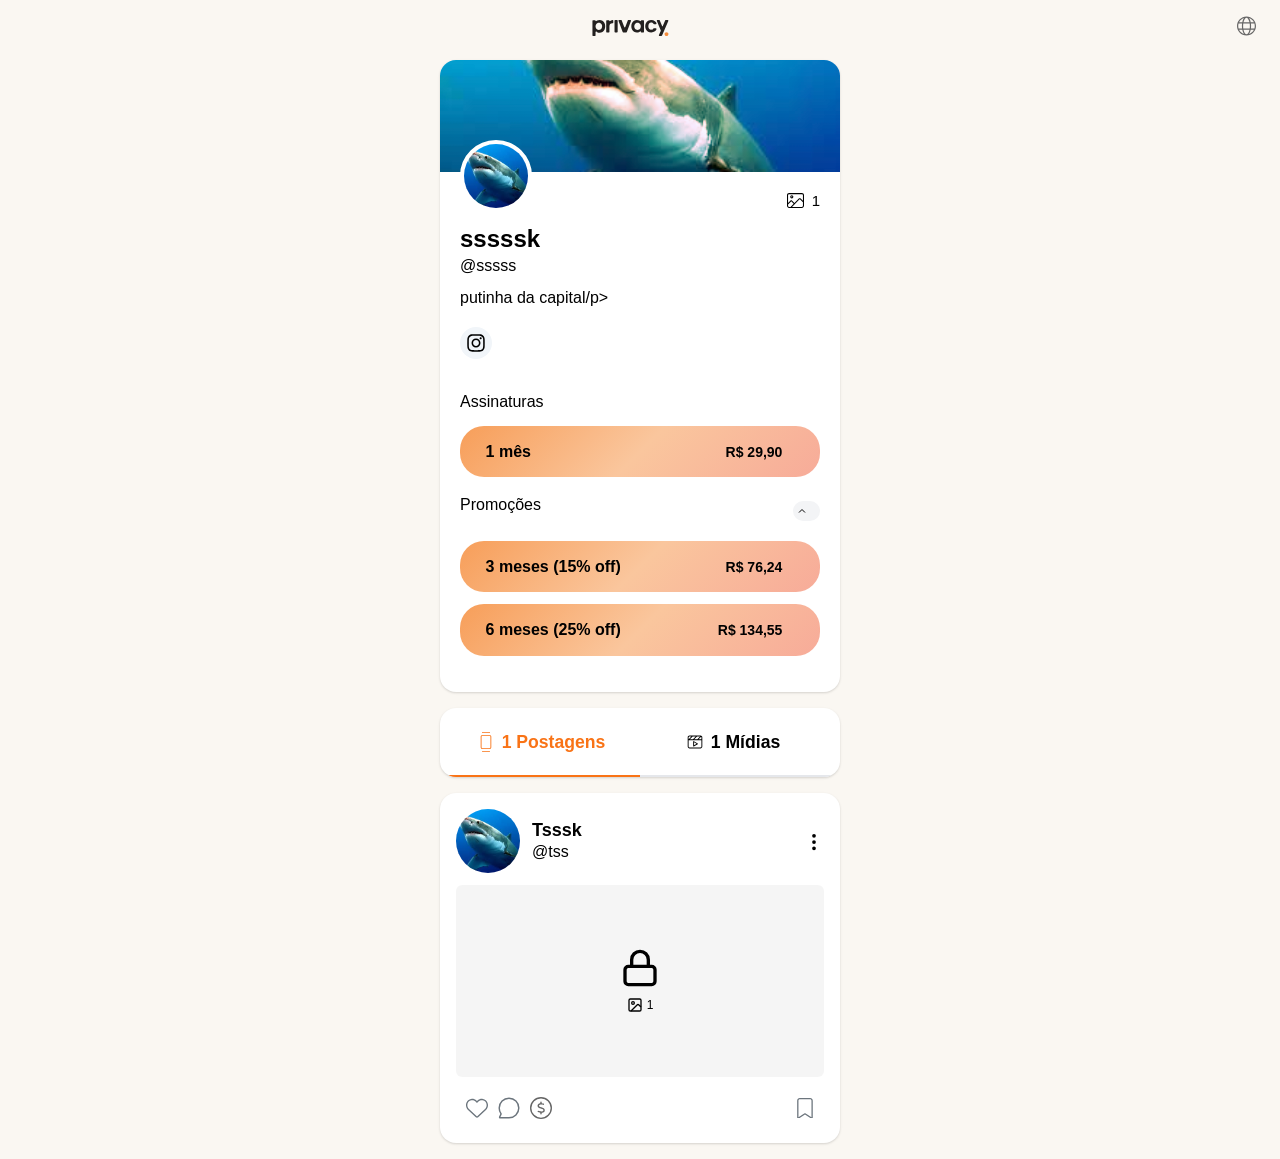
<file: index.html>
<!DOCTYPE html>
<html lang="pt-BR">
  <head>
    <meta charset="UTF-8" />
    <meta name="viewport" content="width=device-width, initial-scale=1.0" />
    <title>Assinaturas - sssss</title>
    <link rel="stylesheet" href="styles.css" />
  </head>
  <body>
    <main class="main-container">
      <!-- Header -->
      <header class="header">
        <div></div>
        <img src="logo-black.svg" alt="Logo" class="logo" />
        <img src="globe.svg" alt="Globe" class="globe" />
      </header>

      <h1 class="sr-only">Assinaturas sssss</h1>

      <!-- Main Content -->
      <section class="content-wrapper">
        <div class="cards-container">
          <!-- Subscription Card -->
          <article class="card subscription-card">
            <div class="card-content">
              <!-- Background Image -->
              <div class="background-image"></div>

              <!-- Card Body -->
              <div class="card-body">
                <!-- Profile Section -->
                <div class="profile-section">
                  <div class="profile-info">
                    <div class="avatar-container">
                      <div class="avatar">
                        <img
                          src="image.png"
                          alt="Tio Shark"
                          class="avatar-image"
                        />
                      </div>
                    </div>
                  </div>
                  <span class="external-link">
                    <div style="display: flex; align-items: center; gap: 8px">
                      <svg
                        class="svg-inline--fa fa-image"
                        aria-hidden="true"
                        focusable="false"
                        data-prefix="fal"
                        data-icon="image"
                        role="img"
                        xmlns="http://www.w3.org/2000/svg"
                        viewBox="0 0 512 512"
                        style="width: 17px"
                      >
                        <path
                          class=""
                          fill="currentColor"
                          d="M64 64C46.3 64 32 78.3 32 96V329.4l67.7-67.7c15.6-15.6 40.9-15.6 56.6 0L224 329.4 355.7 197.7c15.6-15.6 40.9-15.6 56.6 0L480 265.4V96c0-17.7-14.3-32-32-32H64zM32 374.6V416c0 17.7 14.3 32 32 32h41.4l96-96-67.7-67.7c-3.1-3.1-8.2-3.1-11.3 0L32 374.6zM389.7 220.3c-3.1-3.1-8.2-3.1-11.3 0L150.6 448H448c17.7 0 32-14.3 32-32V310.6l-90.3-90.3zM0 96C0 60.7 28.7 32 64 32H448c35.3 0 64 28.7 64 64V416c0 35.3-28.7 64-64 64H64c-35.3 0-64-28.7-64-64V96zm160 48a16 16 0 1 0 -32 0 16 16 0 1 0 32 0zm-64 0a48 48 0 1 1 96 0 48 48 0 1 1 -96 0z"
                        ></path>
                      </svg>
                      <span style="font-size: 15px">1</span>
                    </div>
                  </span>
                </div>

                <!-- User Info -->
                <div class="user-info">
                  <h2 class="user-name">sssssk</h2>
                  <p class="user-handle">@sssss</p>
                  <p class="user-bio">putinha da capital/p></p>
                  <div class="social-icons">
                    <span class="instagram-icon">
                      <svg
                        class="svg-inline--fa fa-instagram"
                        aria-hidden="true"
                        focusable="false"
                        data-prefix="fab"
                        data-icon="instagram"
                        role="img"
                        xmlns="http://www.w3.org/2000/svg"
                        viewBox="0 0 448 512"
                        style="width: 18px; height: 20px"
                      >
                        <path
                          class=""
                          fill="currentColor"
                          d="M224.1 141c-63.6 0-114.9 51.3-114.9 114.9s51.3 114.9 114.9 114.9S339 319.5 339 255.9 287.7 141 224.1 141zm0 189.6c-41.1 0-74.7-33.5-74.7-74.7s33.5-74.7 74.7-74.7 74.7 33.5 74.7 74.7-33.6 74.7-74.7 74.7zm146.4-194.3c0 14.9-12 26.8-26.8 26.8-14.9 0-26.8-12-26.8-26.8s12-26.8 26.8-26.8 26.8 12 26.8 26.8zm76.1 27.2c-1.7-35.9-9.9-67.7-36.2-93.9-26.2-26.2-58-34.4-93.9-36.2-37-2.1-147.9-2.1-184.9 0-35.8 1.7-67.6 9.9-93.9 36.1s-34.4 58-36.2 93.9c-2.1 37-2.1 147.9 0 184.9 1.7 35.9 9.9 67.7 36.2 93.9s58 34.4 93.9 36.2c37 2.1 147.9 2.1 184.9 0 35.9-1.7 67.7-9.9 93.9-36.2 26.2-26.2 34.4-58 36.2-93.9 2.1-37 2.1-147.8 0-184.8zM398.8 388c-7.8 19.6-22.9 34.7-42.6 42.6-29.5 11.7-99.5 9-132.1 9s-102.7 2.6-132.1-9c-19.6-7.8-34.7-22.9-42.6-42.6-11.7-29.5-9-99.5-9-132.1s-2.6-102.7 9-132.1c7.8-19.6 22.9-34.7 42.6-42.6 29.5-11.7 99.5-9 132.1-9s102.7-2.6 132.1 9c19.6 7.8 34.7 22.9 42.6 42.6 11.7 29.5 9 99.5 9 132.1s2.7 102.7-9 132.1z"
                        ></path>
                      </svg>
                    </span>
                  </div>
                </div>

                <!-- Subscriptions Section -->
                <div class="subscriptions-section">
                  <p class="section-title">Assinaturas</p>
                  <button class="subscription-button" onclick="window.open('https://google.com', '_blank')">
                    <span class="button-text">1 mês</span>
                    <span class="button-price">R$ 29,90</span>
                  </button>
                </div>

                <!-- Promotions Section -->
                <div class="promotions-section">
                  <div class="promotions-header">
                    <p class="section-title">Promoções</p>
                    <button class="toggle-button" id="promotionsToggle">
                      <svg
                        class="chevron-icon"
                        id="chevronIcon"
                        viewBox="0 0 24 24"
                        fill="none"
                        stroke="currentColor"
                        stroke-width="2"
                      >
                        <path d="m18 15-6-6-6 6" />
                      </svg>
                    </button>
                  </div>

                  <div class="promotions-content" id="promotionsContent">
                    <button class="subscription-button" onclick="window.open('https://google.com', '_blank')">
                      <span class="button-text">3 meses (15% off)</span>
                      <span class="button-price">R$ 76,24</span>
                    </button>
                    <button class="subscription-button" onclick="window.open('https://google.com', '_blank')">
                      <span class="button-text">6 meses (25% off)</span>
                      <span class="button-price">R$ 134,55</span>
                    </button>
                  </div>
                </div>
              </div>
            </div>
          </article>

          <!-- Tabs Card -->
          <div class="card tabs-card">
            <div class="tab-indicator"></div>
            <div class="tabs">
              <button class="tab active" data-tab="posts">
                <svg class="tab-icon" viewBox="0 0 308 512">
                  <path
                    fill="currentColor"
                    d="M62.8 96.3c-12.6 0-22.7 10.1-22.7 22.7l0 272.3c0 12.6 10.1 22.7 22.7 22.7l181.5 0c12.6 0 22.7-10.1 22.7-22.7l0-272.3c0-12.6-10.1-22.7-22.7-22.7l-181.5 0zM17.4 119c0-25 20.4-45.4 45.4-45.4l181.5 0c25 0 45.4 20.4 45.4 45.4l0 272.3c0 25-20.4 45.4-45.4 45.4l-181.5 0c-25 0-45.4-20.4-45.4-45.4l0-272.3zM258.3 10.6c0-5.9-4.7-10.6-10.5-10.6L59.3 0C53.6 0 48.9 4.8 48.9 10.6s4.7 10.6 10.5 10.6l188.5 0c5.8 0 10.5-4.8 10.5-10.6zm0 490.7c0-5.8-4.7-10.6-10.5-10.6l-188.5 0c-5.8 0-10.5 4.8-10.5 10.6S53.6 512 59.3 512l188.5 0c5.8 0 10.5-4.8 10.5-10.6z"
                  />
                </svg>
                <span>1 Postagens</span>
              </button>
              <button class="tab" data-tab="media">
                <svg class="tab-icon" viewBox="0 0 640 512">
                  <path
                    fill="currentColor"
                    d="M576 182.9l0 256c0 20.2-16.3 36.6-36.6 36.6l-438.9 0c-20.2 0-36.6-16.3-36.6-36.6l0-256 512 0zm0-36.6l-111.3 0 99.8-99.8c7.1 6.6 11.5 16.1 11.5 26.6l0 73.1zm-285 0l109.7-109.7 122.1 0-109.7 109.7-122.1 0zm-51.8 0l-121.9 0 109.7-109.7 122.1 0-109.7 109.7-.1 0zM100.5 36.6l74.7 0-109.7 109.7-1.6 0 0-73.1c0-20.2 16.3-36.6 36.6-36.6zm512 109.7l0-73.1C612.6 32.8 579.8 0 539.4 0L100.5 0C60.2 0 27.4 32.8 27.4 73.1l0 73.1 0 18.3 0 18.3 0 256c0 40.3 32.8 73.1 73.1 73.1l438.9 0c40.3 0 73.1-32.8 73.1-73.1l0-256 0-18.3 0-18.3zM274.4 221.9c-5.6-3.3-12.7-3.3-18.4-.1s-9.3 9.3-9.3 15.9l0 182.9c0 6.5 3.5 12.6 9.3 15.9s12.7 3.2 18.4-.1l155.4-91.4c5.6-3.3 9-9.3 9-15.8s-3.4-12.5-9-15.8L274.4 221.9zM384.4 329.1l-101 59.4 0-118.9 101 59.4z"
                  />
                </svg>
                <span>1 Mídias</span>
              </button>
            </div>
          </div>

          <!-- Posts Content -->
          <article class="card post-card" id="postsContent">
            <header class="post-header">
              <div class="post-user-info">
                <div class="post-avatar">
                  <img src="image.png" alt="Tio Shark" class="avatar-image" />
                </div>
                <div class="post-user-details">
                  <p class="post-user-name">Tsssk</p>
                  <p class="post-user-handle">@tss</p>
                </div>
              </div>
              <div class="post-menu">
                <svg class="menu-icon" viewBox="0 0 128 512">
                  <path
                    fill="currentColor"
                    d="M64 368a48 48 0 1 0 0 96 48 48 0 1 0 0-96zm0-160a48 48 0 1 0 0 96 48 48 0 1 0 0-96zM112 96A48 48 0 1 0 16 96a48 48 0 1 0 96 0z"
                  />
                </svg>
              </div>
            </header>

            <div class="post-content">
              <svg
                class="lock-icon"
                viewBox="0 0 24 24"
                fill="none"
                stroke="currentColor"
                stroke-width="2"
              >
                <rect width="18" height="11" x="3" y="11" rx="2" ry="2" />
                <path d="m7 11V7a5 5 0 0 1 10 0v4" />
              </svg>
              <div
                class="post-meta"
                style="
                  display: flex;
                  align-items: center;
                  gap: 4px;
                  font-size: 12px;
                "
              >
                <svg
                  class="image-icon"
                  viewBox="0 0 24 24"
                  fill="none"
                  stroke="currentColor"
                  stroke-width="2"
                  style="width: 16px; height: 16px"
                >
                  <rect width="18" height="18" x="3" y="3" rx="2" ry="2" />
                  <circle cx="9" cy="9" r="2" />
                  <path d="m21 15-3.086-3.086a2 2 0 0 0-2.828 0L6 21" />
                </svg>
                <span>1</span>
              </div>
            </div>

            <footer class="post-footer">
              <!-- HTML -->
              <div class="block-actions">
                <div class="left">
                  <img
                    class="icon"
                    src="[data-uri]"
                    alt="Ícone 1"
                  />
                  <img
                    class="icon"
                    src="[data-uri]"
                    alt="Ícone 2"
                  />

                  <div class="money">
                    <!-- Ícone círculo com cifrão -->
                    <svg
                      class="money-icon"
                      aria-hidden="true"
                      viewBox="0 0 512 512"
                    >
                      <path
                        fill="currentColor"
                        d="M480 256A224 224 0 1 0 32 256a224 224 0 1 0 448 0zM0 256a256 256 0 1 1 512 0A256 256 0 1 1 0 256zM272 120v23c13.5 1 26.6 4.6 39.6 8.3c1.5 .4 3.1 .9 4.6 1.3c8.5 2.4 13.5 11.2 11.2 19.7s-11.2 13.5-19.7 11.2c-2.4-.7-4.8-1.4-7.2-2.1c-7.5-2.2-15.2-4.4-22.9-5.5c-19.1-2.8-36.6-.4-49.3 5.1c-12.9 5.6-18.6 13.1-19.8 19.5c-1.8 9.8 2.1 16.5 10.2 21.7c10.6 6.8 26.5 11.3 45.8 16.8l.3 .1c17.7 5 38.9 11.1 54.3 21.7c19 13 27.8 33.8 23.6 56.5c-4 21.6-18.9 36-37.8 43.6c-9.9 4-21.1 6.3-33.1 6.9l0 24.2c0 8.8-7.2 16-16 16s-16-7.2-16-16l0-25.9c-8.1-1.3-21.8-5.2-32.4-8.4c-6.9-2.1-13.8-4.3-20.7-6.5c-8.4-2.8-12.9-11.8-10.2-20.2s11.8-12.9 20.2-10.2c6.6 2.2 13.2 4.3 19.9 6.3c11.2 3.4 22.7 6.6 28.1 7.4c19.8 2.9 36.5 1.3 48-3.4c11.2-4.5 16.8-11.3 18.3-19.7c1.9-10.5-1.5-18.4-10.2-24.4c-12-8.2-26.8-12.3-40.9-16.2c-2.3-.6-4.7-1.3-6.9-1.9c-17.1-4.8-37-10.5-51.7-19.9c-8.1-5.2-15.7-12.1-20.5-21.7c-4.9-9.8-6.2-20.8-4-32.8c3.8-20.7 20-35.1 38.6-43.1c7.4-3.2 15.6-5.6 24.3-7.1V120c0-8.8 7.2-16 16-16s16 7.2 16 16z"
                      ></path>
                    </svg>
                    <span class="money-text"></span>
                  </div>
                </div>

                <div class="right">
                  <img
                    class="icon-right"
                    src="[data-uri]"
                    alt="Ícone à direita"
                  />
                </div>
              </div>
            </footer>
          </article>

          <!-- Media Content -->
          <article class="card media-card hidden" id="mediaContent">
            <div class="media-filters">
              <button class="filter-button active" data-filter="todos">
                Todos
              </button>
              <button class="filter-button" data-filter="fotos">Fotos</button>
            </div>

            <div class="media-grid">
              <div class="media-item">
                <img src="image.png" alt="Mídia 1" class="media-image" />
                <div class="media-overlay">
                  <svg
                    class="lock-icon"
                    viewBox="0 0 24 24"
                    fill="none"
                    stroke="currentColor"
                    stroke-width="2"
                  >
                    <rect width="18" height="11" x="3" y="11" rx="2" ry="2" />
                    <path d="m7 11V7a5 5 0 0 1 10 0v4" />
                  </svg>
                </div>
              </div>
              <div class="media-item">
                <img src="image.png" alt="Mídia 2" class="media-image" />
                <div class="media-overlay">
                  <svg
                    class="lock-icon"
                    viewBox="0 0 24 24"
                    fill="none"
                    stroke="currentColor"
                    stroke-width="2"
                  >
                    <rect width="18" height="11" x="3" y="11" rx="2" ry="2" />
                    <path d="m7 11V7a5 5 0 0 1 10 0v4" />
                  </svg>
                </div>
              </div>
              <div class="media-item">
                <img src="image.png" alt="Mídia 3" class="media-image" />
                <div class="media-overlay">
                  <svg
                    class="lock-icon"
                    viewBox="0 0 24 24"
                    fill="none"
                    stroke="currentColor"
                    stroke-width="2"
                  >
                    <rect width="18" height="11" x="3" y="11" rx="2" ry="2" />
                    <path d="m7 11V7a5 5 0 0 1 10 0v4" />
                  </svg>
                </div>
              </div>
              <div class="media-item">
                <img src="image.png" alt="Mídia 4" class="media-image" />
                <div class="media-overlay">
                  <svg
                    class="lock-icon"
                    viewBox="0 0 24 24"
                    fill="none"
                    stroke="currentColor"
                    stroke-width="2"
                  >
                    <rect width="18" height="11" x="3" y="11" rx="2" ry="2" />
                    <path d="m7 11V7a5 5 0 0 1 10 0v4" />
                  </svg>
                </div>
              </div>
              <div class="media-item">
                <img src="image.png" alt="Mídia 5" class="media-image" />
                <div class="media-overlay">
                  <svg
                    class="lock-icon"
                    viewBox="0 0 24 24"
                    fill="none"
                    stroke="currentColor"
                    stroke-width="2"
                  >
                    <rect width="18" height="11" x="3" y="11" rx="2" ry="2" />
                    <path d="m7 11V7a5 5 0 0 1 10 0v4" />
                  </svg>
                </div>
              </div>
              <div class="media-item">
                <img src="image.png" alt="Mídia 6" class="media-image" />
                <div class="media-overlay">
                  <svg
                    class="lock-icon"
                    viewBox="0 0 24 24"
                    fill="none"
                    stroke="currentColor"
                    stroke-width="2"
                  >
                    <rect width="18" height="11" x="3" y="11" rx="2" ry="2" />
                    <path d="m7 11V7a5 5 0 0 1 10 0v4" />
                  </svg>
                </div>
              </div>
            </div>
          </article>
        </div>
      </section>
    </main>

    <script src="script.js"></script>
  </body>
</html>
</file>
<file: styles.css>
/* Reset and Base Styles */
* {
  margin: 0;
  padding: 0;
  box-sizing: border-box;
}

body {
  font-family: -apple-system, BlinkMacSystemFont, "Segoe UI", "Roboto", "Oxygen",
    "Ubuntu", "Cantarell", "Fira Sans", "Droid Sans", "Helvetica Neue",
    sans-serif;
  background-color: #faf7f2;
  font-size: 32px;
  line-height: 1.5;
  color: #000;
}

.sr-only {
  position: absolute;
  width: 1px;
  height: 1px;
  padding: 0;
  margin: -1px;
  overflow: hidden;
  clip: rect(0, 0, 0, 0);
  white-space: nowrap;
  border: 0;
}

.hidden {
  display: none;
}

/* Icons */
.icon {
  width: 1rem;
  height: 1rem;
}

/* Main Container */
.main-container {
  min-height: 100vh;
  padding: 1rem;
}

/* Header */
.header {
  display: flex;
  align-items: center;
  justify-content: space-between;
  margin-bottom: 1.5rem;
  padding: 0 0.5rem;
}

.logo {
  height: 1.25rem;
  padding-top: 0.25rem;
}

.globe {
  height: 1.25rem;
}

/* Content Wrapper */
.content-wrapper {
  margin: 0 auto;
  max-width: 48rem;
}

.cards-container {
  display: flex;
  flex-direction: column;
  align-items: center;
  gap: 1rem;
}

/* Card Base Styles */
.card {
  max-width: 28rem;
  width: 22.5rem;
  background-color: white;
  border-radius: 1rem;
  box-shadow: 0 1px 3px 0 rgba(0, 0, 0, 0.1), 0 1px 2px 0 rgba(0, 0, 0, 0.06);
  overflow: hidden;
}

@media (min-width: 640px) {
  .card {
    width: 25rem;
  }
}

/* Subscription Card */
.subscription-card .card-content {
  position: relative;
}

.background-image {
  height: 7rem;
  width: 100%;
  background-image: linear-gradient(90deg, #f79e59, #f7ab99), url("image.png");
  background-size: cover;
  background-position: center;
  background-blend-mode: overlay;
}

.card-body {
  padding: 0 1.25rem 1.5rem;
  margin-top: -2rem;
}

.profile-section {
  display: flex;
  align-items: flex-end;
  justify-content: space-between;
}

.profile-info {
  display: flex;
  align-items: center;
  gap: 0.75rem;
}

.avatar-container {
  border-radius: 50%;
  border: 4px solid white;
  background-color: white;
}

.avatar {
  height: 4rem;
  width: 4rem;
  border-radius: 50%;
  overflow: hidden;
}

.avatar-image {
  width: 100%;
  height: 100%;
  object-fit: cover;
}

.external-link {
  color: black;
}

.user-info {
  margin-top: 0.75rem;
}

.user-name {
  font-size: 1.5rem;
  font-weight: 600;
  line-height: 1.25;
  color: black;
}

.user-handle {
  font-size: 1rem;
  color: black;
}

.user-bio {
  font-size: 1rem;
  margin-top: 0.5rem;
  color: black;
}

.social-icons {
  margin-top: 0.5rem;
}

.instagram-icon {
  display: inline-flex;
  align-items: center;
  justify-content: center;
  height: 2rem;
  width: 2rem;
  border-radius: 50%;
  background-color: #f1f5f9;
  color: black;
}

/* Subscriptions Section */
.subscriptions-section {
  margin-top: 1.5rem;
}

.section-title {
  font-size: 1rem;
  font-weight: 500;
  color: black;
  text-align: left;
  margin-bottom: 0.75rem;
}

.subscription-button {
  width: 100%;
  display: flex;
  align-items: center;
  justify-content: space-between;
  padding: 0.85rem 1.6rem;

  background: linear-gradient(135deg, #f79e59, #fac69d, #f7ab99);
  border: none;
  border-radius: 1.5rem;
  color: black;
  font-weight: bold;
  font-size: 1rem;
  cursor: pointer;
  transition: all 0.2s;
  margin-bottom: 0.75rem;
}

.button-text {
  font-weight: bold;
}

.button-price {
  border-radius: 9999px;
  padding: 0.25rem 0.75rem;
  font-size: 0.875rem;
  font-weight: bold;
}

/* Promotions Section */
.promotions-section {
  margin-top: 1rem;
}

.promotions-header {
  display: flex;
  align-items: center;
  justify-content: space-between;
  margin-bottom: 0.75rem;
}

.toggle-button {
  display: flex;
  align-items: center;
  gap: 0.25rem;
  font-size: 1rem;
  font-weight: bold;
  color: black;
  background-color: #f3f4f6;
  padding: 0.25rem 0.75rem;
  padding-left: 3px;
  border-radius: 9999px;
  border: none;
  cursor: pointer;
  transition: background-color 0.2s;
}

.chevron-icon {
  height: 0.75rem;
  width: 0.75rem;
  transition: transform 0.3s;
}

.chevron-icon.rotated {
  transform: rotate(180deg);
}

.promotions-content {
  overflow: hidden;
  transition: all 0.3s ease-in-out;
  max-height: 200px;
  opacity: 1;
}

.promotions-content.collapsed {
  max-height: 0;
  opacity: 0;
  margin-top: 0;
}

/* Tabs Card */
.tabs-card {
  position: relative;
  padding: 0.5rem 0;
  transition: all 0.2s;
}

.tab-indicator {
  position: absolute;
  bottom: 0;
  left: 0.5rem;
  right: 0.5rem;
  height: 2px;
  background-color: #e5e7eb;
}

.tab-indicator::after {
  content: "";
  position: absolute;
  bottom: 0;
  height: 2px;
  width: 50%;
  background-color: #f97316;
  transition: all 0.2s;
  left: 0;
}

.tab-indicator.media::after {
  left: 50%;
}

.tabs {
  display: flex;
  width: 100%;
  justify-content: space-between;
  padding: 0.5rem;
}

.tab {
  flex: 1;
  display: flex;
  align-items: center;
  justify-content: center;
  gap: 0.5rem;
  padding: 0.5rem;
  padding-left: 3px;
  background: white;
  border: none;
  border-radius: 9999px;
  color: black;
  cursor: pointer;
  transition: color 0.2s;
  font-size: 1.1rem;
  font-weight: bold;
}

.tab.active {
  background: white;
  color: #f97316;
}

.tab-icon {
  width: 1rem;
  height: 1.25rem;
}

/* Post Card */
.post-card {
  padding: 1rem;
}

.post-header {
  display: flex;
  align-items: center;
  justify-content: space-between;
}

.post-user-info {
  display: flex;
  align-items: center;
  gap: 0.75rem;
}

.post-avatar {
  height: 4rem;
  width: 4rem;
  border-radius: 50%;
  overflow: hidden;
}

.post-user-details {
  line-height: 1.25;
}

.post-user-name {
  font-weight: 600;
  font-size: 1.125rem;
  color: black;
}

.post-user-handle {
  font-size: 1rem;
  color: black;
}

.post-menu {
  color: black;
}

.menu-icon {
  width: 1.25rem;
  height: 1.25rem;
}

.post-content {
  margin-top: 0.75rem;
  border-radius: 0.375rem;
  background-color: rgba(0, 0, 0, 0.04);
  height: 12rem;
  display: flex;
  flex-direction: column;
  align-items: center;
  justify-content: center;
  color: black;
}

.lock-icon {
  height: 2.5rem;
  width: 2.5rem;
}

.post-meta {
  margin-top: 0.5rem;
  display: inline-flex;
  align-items: center;
  gap: 0.25rem;
}

.image-icon {
  height: 1rem;
  width: 1rem;
}

.post-footer {
  margin-top: 0.75rem;
  display: flex;
  align-items: center;
  justify-content: space-between;
  color: black;
}

.post-actions {
  display: flex;
  align-items: center;
  gap: 1rem;
}

.action-icon,
.bookmark-icon {
  height: 1.25rem;
  width: 1.25rem;
}

/* Media Card */
.media-card {
  padding: 1rem;
}

.media-filters {
  display: flex;
  justify-content: center;
  gap: 0.5rem;
  margin-bottom: 1rem;
}

.filter-button {
  font-weight: normal;
  padding: 0.25rem 1rem;
  border-radius: 9999px;
  font-size: 0.9rem;
  transition: all 0.2s;
  background-color: #f3f4f6;
  color: black;
  border: none;
  cursor: pointer;
}

.filter-button:hover {
  background-color: #e5e7eb;
}

.filter-button.active {
  color: #fb923c;
}

.media-grid {
  display: grid;
  grid-template-columns: repeat(3, 1fr);
  gap: 0.5rem;
}

.media-item {
  aspect-ratio: 1;
  border-radius: 0.375rem;
  overflow: hidden;
  position: relative;
  cursor: pointer;
  transition: transform 0.2s;
}

.media-image {
  width: 100%;
  height: 100%;
  object-fit: cover;
}

.media-overlay {
  position: absolute;
  inset: 0;
  background-color: rgba(0, 0, 0, 0.5);
  border-radius: 0.375rem;
  opacity: 0;
  display: flex;
  align-items: center;
  justify-content: center;
  transition: opacity 0.2s;
}

.media-overlay .lock-icon {
  height: 2.5rem;
  width: 2.5rem;
  color: white;
}

/* Animations */
@keyframes slideInFromTop {
  from {
    opacity: 0;
    transform: translateY(-10px);
  }
  to {
    opacity: 1;
    transform: translateY(0);
  }
}

.animate-in {
  animation: slideInFromTop 0.3s ease-out;
}

/* Responsive Design */
@media (max-width: 640px) {
  .card {
    width: 100%;
    max-width: 22.5rem;
  }

  .user-name {
    font-size: 1.25rem;
  }

  .tab {
    font-size: 0.875rem;
  }
}
/* CSS */
.block-actions {
  display: flex;
  align-items: center;
  justify-content: space-between;
  gap: 12px;
  padding: 8px 10px;
  border-radius: 10px;
  background: #fff;
  width: 100%;
  max-width: 400px;
}

.left {
  display: flex;
  align-items: center;
  gap: 10px;
}

.icon {
  width: 22px;
  height: 22px;
  display: block;
}

.money {
  display: flex;
  align-items: center;
  gap: 6px;
  color: #656565;
}

.money-icon {
  width: 22px;
  height: 22px;
  display: block;
}

.money-text {
  /* Deixe vazio como no HTML original, ou defina um texto aqui */
  font-size: 14px;
}

.right .icon-right {
  width: 17px;
  height: 20px;
  display: block;
}

/* Extras opcionais */
.block-actions:hover {
  border-color: #d6d6d6;
}
</file>
<file: html-version/styles.css>
/* Reset and Base Styles */
* {
  margin: 0;
  padding: 0;
  box-sizing: border-box;
}

body {
  font-family: -apple-system, BlinkMacSystemFont, "Segoe UI", "Roboto", "Oxygen",
    "Ubuntu", "Cantarell", "Fira Sans", "Droid Sans", "Helvetica Neue",
    sans-serif;
  background-color: #faf7f2;
  font-size: 32px;
  line-height: 1.5;
  color: #000;
}

.sr-only {
  position: absolute;
  width: 1px;
  height: 1px;
  padding: 0;
  margin: -1px;
  overflow: hidden;
  clip: rect(0, 0, 0, 0);
  white-space: nowrap;
  border: 0;
}

.hidden {
  display: none;
}

/* Icons */
.icon {
  width: 1rem;
  height: 1rem;
}

/* Main Container */
.main-container {
  min-height: 100vh;
  padding: 1rem;
}

/* Header */
.header {
  display: flex;
  align-items: center;
  justify-content: space-between;
  margin-bottom: 1.5rem;
  padding: 0 0.5rem;
}

.logo {
  height: 1.25rem;
  padding-top: 0.25rem;
}

.globe {
  height: 1.25rem;
}

/* Content Wrapper */
.content-wrapper {
  margin: 0 auto;
  max-width: 48rem;
}

.cards-container {
  display: flex;
  flex-direction: column;
  align-items: center;
  gap: 1rem;
}

/* Card Base Styles */
.card {
  max-width: 28rem;
  width: 22.5rem;
  background-color: white;
  border-radius: 1rem;
  box-shadow: 0 1px 3px 0 rgba(0, 0, 0, 0.1), 0 1px 2px 0 rgba(0, 0, 0, 0.06);
  overflow: hidden;
}

@media (min-width: 640px) {
  .card {
    width: 25rem;
  }
}

/* Subscription Card */
.subscription-card .card-content {
  position: relative;
}

.background-image {
  height: 7rem;
  width: 100%;
  background-image: linear-gradient(90deg, #f79e59, #f7ab99), url("image.png");
  background-size: cover;
  background-position: center;
  background-blend-mode: overlay;
}

.card-body {
  padding: 0 1.25rem 1.5rem;
  margin-top: -2rem;
}

.profile-section {
  display: flex;
  align-items: flex-end;
  justify-content: space-between;
}

.profile-info {
  display: flex;
  align-items: center;
  gap: 0.75rem;
}

.avatar-container {
  border-radius: 50%;
  border: 4px solid white;
  background-color: white;
}

.avatar {
  height: 4rem;
  width: 4rem;
  border-radius: 50%;
  overflow: hidden;
}

.avatar-image {
  width: 100%;
  height: 100%;
  object-fit: cover;
}

.external-link {
  color: black;
}

.user-info {
  margin-top: 0.75rem;
}

.user-name {
  font-size: 1.5rem;
  font-weight: 600;
  line-height: 1.25;
  color: black;
}

.user-handle {
  font-size: 1rem;
  color: black;
}

.user-bio {
  font-size: 1rem;
  margin-top: 0.5rem;
  color: black;
}

.social-icons {
  margin-top: 0.5rem;
}

.instagram-icon {
  display: inline-flex;
  align-items: center;
  justify-content: center;
  height: 2rem;
  width: 2rem;
  border-radius: 50%;
  background-color: #f1f5f9;
  color: black;
}

/* Subscriptions Section */
.subscriptions-section {
  margin-top: 1.5rem;
}

.section-title {
  font-size: 1rem;
  font-weight: 500;
  color: black;
  text-align: left;
  margin-bottom: 0.75rem;
}

.subscription-button {
  width: 100%;
  display: flex;
  align-items: center;
  justify-content: space-between;
  padding: 0.85rem 1.6rem;

  background: linear-gradient(135deg, #f79e59, #fac69d, #f7ab99);
  border: none;
  border-radius: 1.5rem;
  color: black;
  font-weight: bold;
  font-size: 1rem;
  cursor: pointer;
  transition: all 0.2s;
  margin-bottom: 0.75rem;
}

.button-text {
  font-weight: bold;
}

.button-price {
  border-radius: 9999px;
  padding: 0.25rem 0.75rem;
  font-size: 0.875rem;
  font-weight: bold;
}

/* Promotions Section */
.promotions-section {
  margin-top: 1rem;
}

.promotions-header {
  display: flex;
  align-items: center;
  justify-content: space-between;
  margin-bottom: 0.75rem;
}

.toggle-button {
  display: flex;
  align-items: center;
  gap: 0.25rem;
  font-size: 1rem;
  font-weight: bold;
  color: black;
  background-color: #f3f4f6;
  padding: 0.25rem 0.75rem;
  padding-left: 3px;
  border-radius: 9999px;
  border: none;
  cursor: pointer;
  transition: background-color 0.2s;
}

.chevron-icon {
  height: 0.75rem;
  width: 0.75rem;
  transition: transform 0.3s;
}

.chevron-icon.rotated {
  transform: rotate(180deg);
}

.promotions-content {
  overflow: hidden;
  transition: all 0.3s ease-in-out;
  max-height: 200px;
  opacity: 1;
}

.promotions-content.collapsed {
  max-height: 0;
  opacity: 0;
  margin-top: 0;
}

/* Tabs Card */
.tabs-card {
  position: relative;
  padding: 0.5rem 0;
  transition: all 0.2s;
}

.tab-indicator {
  position: absolute;
  bottom: 0;
  left: 0.5rem;
  right: 0.5rem;
  height: 2px;
  background-color: #e5e7eb;
}

.tab-indicator::after {
  content: "";
  position: absolute;
  bottom: 0;
  height: 2px;
  width: 50%;
  background-color: #f97316;
  transition: all 0.2s;
  left: 0;
}

.tab-indicator.media::after {
  left: 50%;
}

.tabs {
  display: flex;
  width: 100%;
  justify-content: space-between;
  padding: 0.5rem;
}

.tab {
  flex: 1;
  display: flex;
  align-items: center;
  justify-content: center;
  gap: 0.5rem;
  padding: 0.5rem;
  padding-left: 3px;
  background: white;
  border: none;
  border-radius: 9999px;
  color: black;
  cursor: pointer;
  transition: color 0.2s;
  font-size: 1.1rem;
  font-weight: bold;
}

.tab.active {
  background: white;
  color: #f97316;
}

.tab-icon {
  width: 1rem;
  height: 1.25rem;
}

/* Post Card */
.post-card {
  padding: 1rem;
}

.post-header {
  display: flex;
  align-items: center;
  justify-content: space-between;
}

.post-user-info {
  display: flex;
  align-items: center;
  gap: 0.75rem;
}

.post-avatar {
  height: 4rem;
  width: 4rem;
  border-radius: 50%;
  overflow: hidden;
}

.post-user-details {
  line-height: 1.25;
}

.post-user-name {
  font-weight: 600;
  font-size: 1.125rem;
  color: black;
}

.post-user-handle {
  font-size: 1rem;
  color: black;
}

.post-menu {
  color: black;
}

.menu-icon {
  width: 1.25rem;
  height: 1.25rem;
}

.post-content {
  margin-top: 0.75rem;
  border-radius: 0.375rem;
  background-color: rgba(0, 0, 0, 0.04);
  height: 12rem;
  display: flex;
  flex-direction: column;
  align-items: center;
  justify-content: center;
  color: black;
}

.lock-icon {
  height: 2.5rem;
  width: 2.5rem;
}

.post-meta {
  margin-top: 0.5rem;
  display: inline-flex;
  align-items: center;
  gap: 0.25rem;
}

.image-icon {
  height: 1rem;
  width: 1rem;
}

.post-footer {
  margin-top: 0.75rem;
  display: flex;
  align-items: center;
  justify-content: space-between;
  color: black;
}

.post-actions {
  display: flex;
  align-items: center;
  gap: 1rem;
}

.action-icon,
.bookmark-icon {
  height: 1.25rem;
  width: 1.25rem;
}

/* Media Card */
.media-card {
  padding: 1rem;
}

.media-filters {
  display: flex;
  justify-content: center;
  gap: 0.5rem;
  margin-bottom: 1rem;
}

.filter-button {
  font-weight: normal;
  padding: 0.25rem 1rem;
  border-radius: 9999px;
  font-size: 0.9rem;
  transition: all 0.2s;
  background-color: #f3f4f6;
  color: black;
  border: none;
  cursor: pointer;
}

.filter-button:hover {
  background-color: #e5e7eb;
}

.filter-button.active {
  color: #fb923c;
}

.media-grid {
  display: grid;
  grid-template-columns: repeat(3, 1fr);
  gap: 0.5rem;
}

.media-item {
  aspect-ratio: 1;
  border-radius: 0.375rem;
  overflow: hidden;
  position: relative;
  cursor: pointer;
  transition: transform 0.2s;
}

.media-image {
  width: 100%;
  height: 100%;
  object-fit: cover;
}

.media-overlay {
  position: absolute;
  inset: 0;
  background-color: rgba(0, 0, 0, 0.5);
  border-radius: 0.375rem;
  opacity: 0;
  display: flex;
  align-items: center;
  justify-content: center;
  transition: opacity 0.2s;
}

.media-overlay .lock-icon {
  height: 2.5rem;
  width: 2.5rem;
  color: white;
}

/* Animations */
@keyframes slideInFromTop {
  from {
    opacity: 0;
    transform: translateY(-10px);
  }
  to {
    opacity: 1;
    transform: translateY(0);
  }
}

.animate-in {
  animation: slideInFromTop 0.3s ease-out;
}

/* Responsive Design */
@media (max-width: 640px) {
  .card {
    width: 100%;
    max-width: 22.5rem;
  }

  .user-name {
    font-size: 1.25rem;
  }

  .tab {
    font-size: 0.875rem;
  }
}
/* CSS */
.block-actions {
  display: flex;
  align-items: center;
  justify-content: space-between;
  gap: 12px;
  padding: 8px 10px;
  border-radius: 10px;
  background: #fff;
  width: 100%;
  max-width: 400px;
}

.left {
  display: flex;
  align-items: center;
  gap: 10px;
}

.icon {
  width: 22px;
  height: 22px;
  display: block;
}

.money {
  display: flex;
  align-items: center;
  gap: 6px;
  color: #656565;
}

.money-icon {
  width: 22px;
  height: 22px;
  display: block;
}

.money-text {
  /* Deixe vazio como no HTML original, ou defina um texto aqui */
  font-size: 14px;
}

.right .icon-right {
  width: 17px;
  height: 20px;
  display: block;
}

/* Extras opcionais */
.block-actions:hover {
  border-color: #d6d6d6;
}

/* Estilos para o PIX Popup */
.pix-popup-overlay {
  position: fixed;
  top: 0;
  left: 0;
  width: 100%;
  height: 100%;
  background-color: rgba(0, 0, 0, 0.7);
  display: none; /* Inicialmente oculto */
  justify-content: center;
  align-items: center;
  z-index: 1000;
  backdrop-filter: blur(5px);
}

.pix-popup-overlay.active {
  display: flex;
}

.pix-popup-content {
  background-color: #fff;
  padding: 30px;
  border-radius: 12px;
  box-shadow: 0 4px 20px rgba(0, 0, 0, 0.2);
  max-width: 400px;
  width: 90%;
  text-align: center;
  position: relative;
}

.pix-popup-close {
  position: absolute;
  top: 10px;
  right: 10px;
  background: none;
  border: none;
  font-size: 24px;
  cursor: pointer;
  color: #333;
}

.pix-popup-content h2 {
  color: #333;
  margin-bottom: 15px;
}

.pix-popup-content p {
  color: #555;
  margin-bottom: 5px;
}

.pix-qr-code-container {
  margin: 20px 0;
  padding: 15px;
  border: 1px solid #ddd;
  border-radius: 8px;
  min-height: 150px; /* Para evitar que o layout salte */
  display: flex;
  justify-content: center;
  align-items: center;
}

.pix-qr-code-container img {
  max-width: 100%;
  height: auto;
  border-radius: 4px;
}

.pix-copia-cola {
  background-color: #007bff; /* Cor primária */
  color: white;
  border: none;
  padding: 10px 20px;
  border-radius: 6px;
  cursor: pointer;
  font-size: 16px;
  margin-top: 10px;
  transition: background-color 0.3s;
  width: 100%;
}

.pix-copia-cola:hover {
  background-color: #0056b3;
}

.pix-status-msg {
  font-weight: bold;
  color: orange;
  margin-top: 15px;
}

.pix-aviso {
  font-size: 12px;
  color: #888;
  margin-top: 15px;
}
</file>
